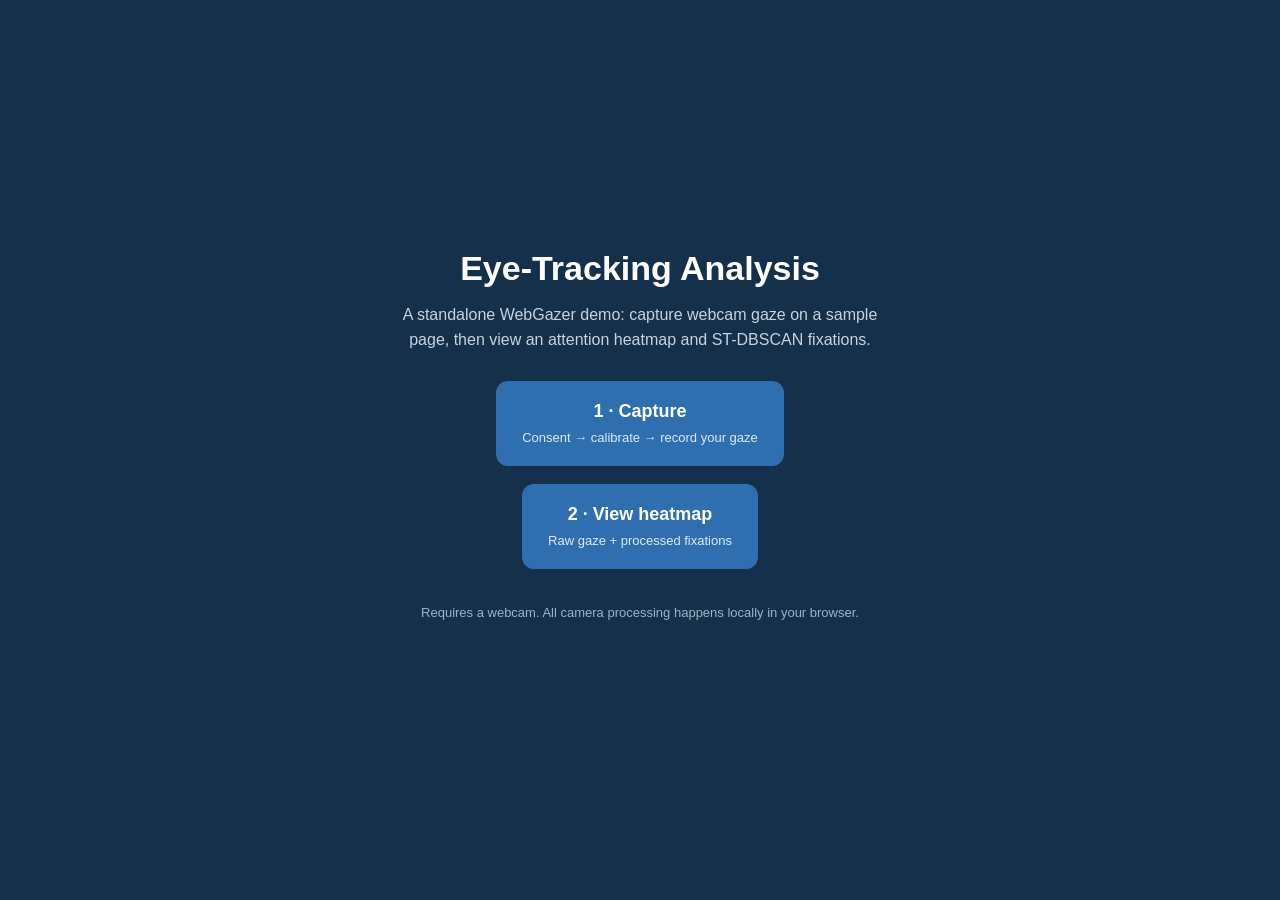
<file: frontend/index.html>
<!doctype html>
<html lang="en">
<head>
  <meta charset="utf-8" />
  <meta name="viewport" content="width=device-width, initial-scale=1" />
  <title>Eye-Tracking Analysis Demo</title>
  <style>
    * { box-sizing: border-box; margin: 0; padding: 0; }
    body {
      font-family: -apple-system, BlinkMacSystemFont, "Segoe UI", Roboto, Helvetica, Arial, sans-serif;
      background: #14304a; color: #fff; min-height: 100vh;
      display: flex; align-items: center; justify-content: center;
    }
    .wrap { max-width: 560px; padding: 40px; text-align: center; }
    h1 { font-size: 34px; margin-bottom: 14px; }
    p { color: #c7d3e0; line-height: 1.6; margin-bottom: 28px; }
    .cards { display: flex; gap: 18px; justify-content: center; flex-wrap: wrap; }
    a.card {
      background: #2f6fb0; color: #fff; text-decoration: none;
      padding: 20px 26px; border-radius: 12px; min-width: 180px;
      transition: transform .1s, background .1s;
    }
    a.card:hover { transform: translateY(-2px); background: #3a80c8; }
    a.card b { display: block; font-size: 18px; margin-bottom: 6px; }
    a.card span { font-size: 13px; opacity: .85; }
    .steps { margin-top: 34px; font-size: 13px; color: #9fb2c6; }
  </style>
</head>
<body>
  <div class="wrap">
    <h1>Eye-Tracking Analysis</h1>
    <p>A standalone WebGazer demo: capture webcam gaze on a sample page, then
       view an attention heatmap and ST-DBSCAN fixations.</p>
    <div class="cards">
      <a class="card" href="capture.html">
        <b>1 · Capture</b>
        <span>Consent → calibrate → record your gaze</span>
      </a>
      <a class="card" href="viewer.html">
        <b>2 · View heatmap</b>
        <span>Raw gaze + processed fixations</span>
      </a>
    </div>
    <p class="steps">Requires a webcam. All camera processing happens locally in your browser.</p>
  </div>
</body>
</html>
</file>
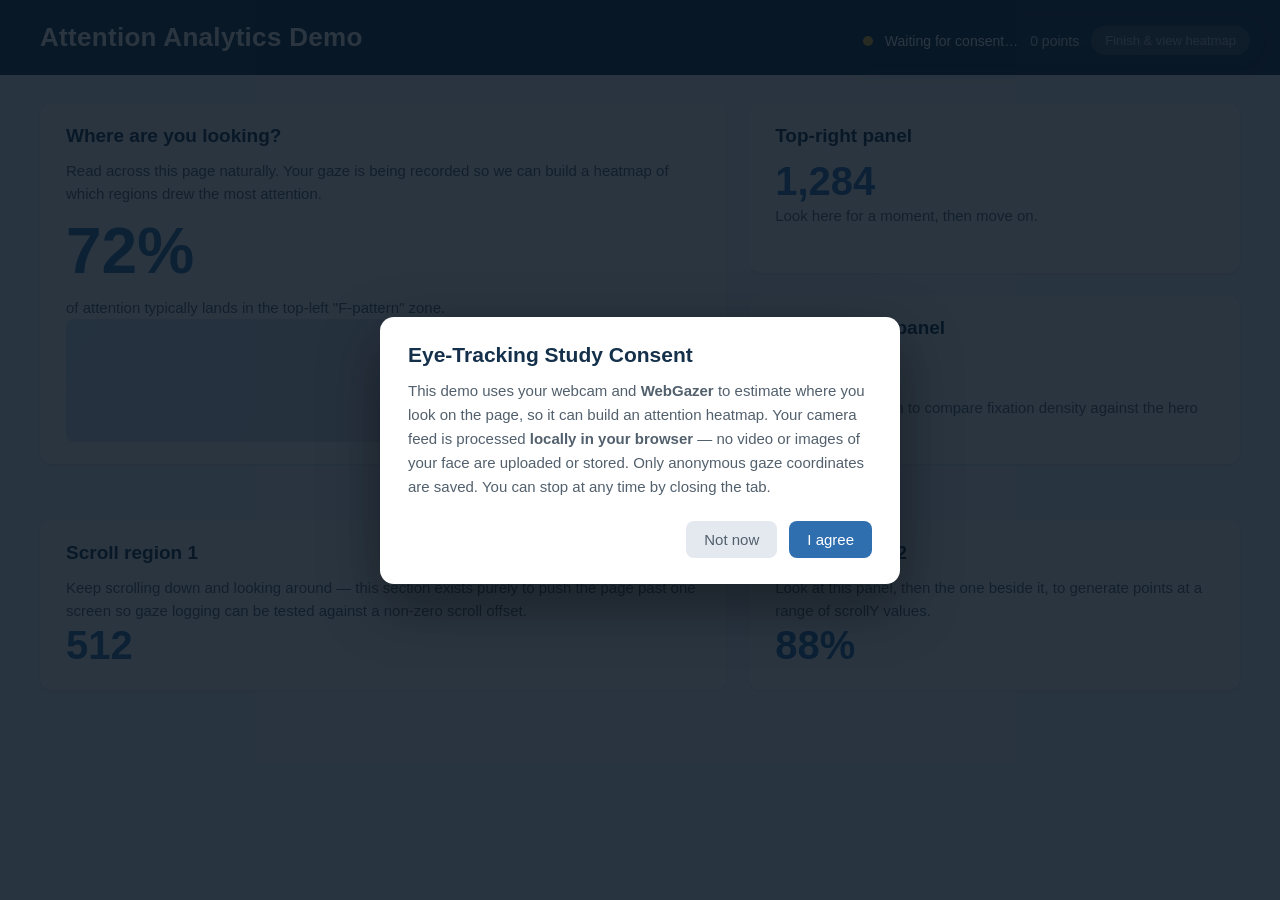
<file: frontend/capture.html>
<!doctype html>
<html lang="en">
<head>
  <meta charset="utf-8" />
  <meta name="viewport" content="width=device-width, initial-scale=1" />
  <title>Capture &mdash; Eye-Tracking Demo</title>
  <link rel="stylesheet" href="capture.css" />
</head>
<body>
  <!-- The content the user looks at. Fills the viewport so gaze viewport-
       coordinates map 1:1 to the content, and the viewer can reproduce it. -->
  <iframe id="contentFrame" src="sample-page.html" title="Sample content"></iframe>

  <!-- Real-time gaze dot (revealed after calibration) -->
  <div id="gazeDot"></div>

  <!-- Heads-up display -->
  <div id="hud">
    <span id="hudDot" class="dot"></span>
    <span id="hudStatus">Waiting for consent&hellip;</span>
    <span id="hudPoints">0 points</span>
    <button id="finishBtn" disabled>Finish &amp; view heatmap</button>
  </div>

  <!-- Consent modal -->
  <div id="consentBackdrop" class="overlay">
    <div class="modal">
      <h2>Eye-Tracking Study Consent</h2>
      <p>
        This demo uses your webcam and <b>WebGazer</b> to estimate where you look
        on the page, so it can build an attention heatmap. Your camera feed is
        processed <b>locally in your browser</b> &mdash; no video or images of your
        face are uploaded or stored. Only anonymous gaze coordinates are saved.
        You can stop at any time by closing the tab.
      </p>
      <div class="modal-actions">
        <button id="declineBtn" class="btn btn-secondary">Not now</button>
        <button id="acceptBtn" class="btn btn-primary">I agree</button>
      </div>
    </div>
  </div>

  <!-- Camera error: shown when the webcam can't be started -->
  <div id="cameraErrorBackdrop" class="overlay">
    <div class="modal">
      <h2>Camera problem</h2>
      <p id="cameraErrorText"></p>
      <div class="modal-actions">
        <button id="cameraRetryBtn" class="btn btn-primary">Try again</button>
      </div>
    </div>
  </div>

  <!-- Face positioning: live camera preview shown before calibration -->
  <div id="position" class="overlay">
    <div class="position-hint">
      <b>Position your face:</b> sit so your face is inside the square in the
      camera preview. The square turns green when both eyes are detected.
      Stay in that position, with your head still, for the whole test.
    </div>
    <div id="previewSlot"></div>
    <button id="positionDoneBtn" class="btn btn-primary">Continue</button>
  </div>

  <!-- Calibration overlay -->
  <div id="calib" class="overlay">
    <div class="hint">
      <b>Calibration:</b> keep your head still and your eyes fixed on each dot
      while you click it 5&times;. A dot disappears when it is done.
    </div>
    <div class="grid" id="grid"></div>
  </div>

  <!-- Validation overlay: measures how accurate the calibration actually is -->
  <div id="validate" class="overlay">
    <div class="hint" id="validateHint">
      <b>Check:</b> follow the dot with your eyes as it moves, without moving
      your head. This takes about a minute.
    </div>
    <div id="validateDot"></div>
    <div id="validateResult" class="result">
      <p id="validateScore"></p>
      <div class="modal-actions">
        <button id="recalibrateBtn" class="btn btn-secondary">Recalibrate</button>
        <button id="startRecordingBtn" class="btn btn-primary">Start recording</button>
      </div>
    </div>
  </div>

  <script src="eyetracker.js"></script>
</body>
</html>
</file>
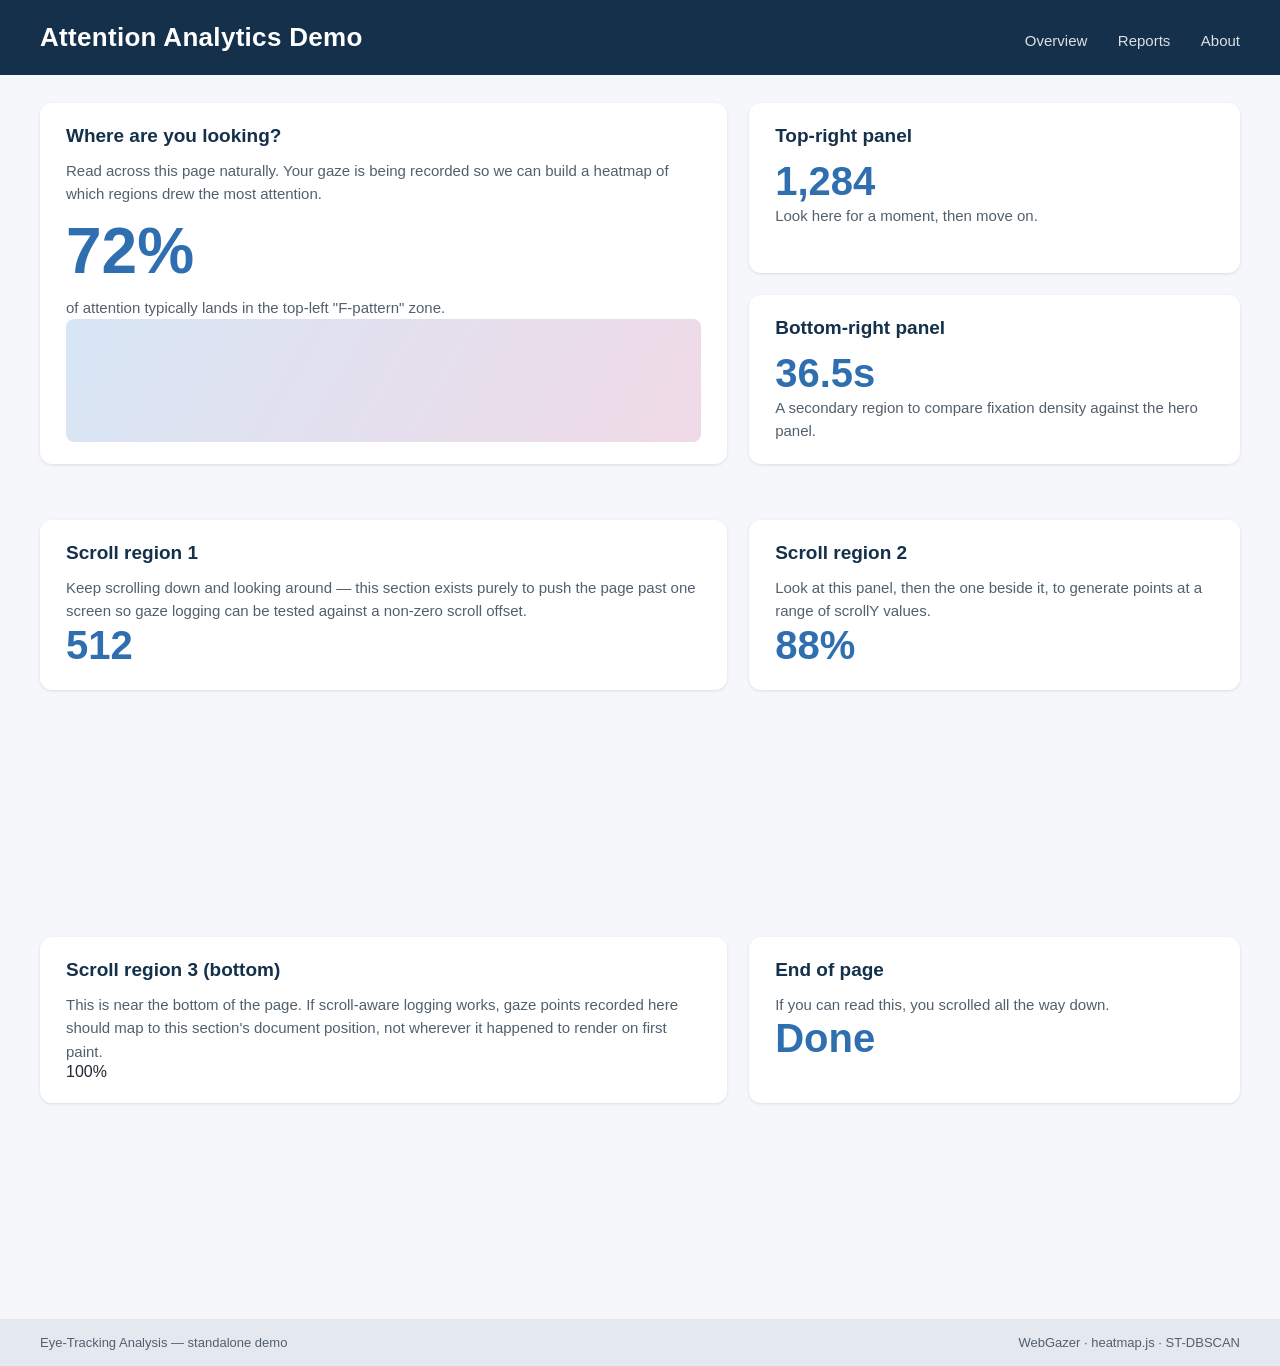
<file: frontend/sample-page.html>
<!doctype html>
<html lang="en">
<head>
  <meta charset="utf-8" />
  <meta name="viewport" content="width=device-width, initial-scale=1" />
  <title>Sample Page</title>
  <style>
    * { box-sizing: border-box; margin: 0; padding: 0; }
    html, body { width: 100%; }
    body {
      font-family: -apple-system, BlinkMacSystemFont, "Segoe UI", Roboto, Helvetica, Arial, sans-serif;
      color: #1f2933;
      background: #f5f7fa;
      min-height: 100vh;
    }
    header {
      background: #14304a;
      color: #fff;
      padding: 22px 40px;
      display: flex;
      align-items: baseline;
      justify-content: space-between;
    }
    header h1 { font-size: 26px; letter-spacing: .3px; }
    header nav span { margin-left: 26px; font-size: 15px; opacity: .85; }
    main {
      display: grid;
      grid-template-columns: 1.4fr 1fr;
      grid-template-rows: 1fr 1fr;
      gap: 22px;
      padding: 28px 40px;
    }
    .card {
      background: #fff;
      border-radius: 12px;
      padding: 22px 26px;
      box-shadow: 0 1px 3px rgba(16,42,67,.12);
      display: flex;
      flex-direction: column;
    }
    .card h2 { font-size: 19px; margin-bottom: 12px; color: #14304a; }
    .card p { font-size: 15px; line-height: 1.55; color: #52606d; }
    .hero { grid-row: 1 / span 2; }
    .hero .big-number { font-size: 64px; font-weight: 700; color: #2f6fb0; margin: 8px 0; }
    .stat { font-size: 40px; font-weight: 700; color: #2f6fb0; }
    .swatch {
      margin-top: auto;
      height: 46%;
      border-radius: 8px;
      background: linear-gradient(120deg, #d7e6f5, #f0d9e6);
    }
    footer {
      background: #e4e9f0;
      padding: 16px 40px;
      font-size: 13px;
      color: #52606d;
      display: flex;
      justify-content: space-between;
    }
  </style>
</head>
<body>
  <header>
    <h1 id="site-title">Attention Analytics Demo</h1>
    <nav>
      <span id="nav-overview">Overview</span>
      <span id="nav-reports">Reports</span>
      <span id="nav-about">About</span>
    </nav>
  </header>

  <main>
    <section class="card hero" id="card-hero">
      <h2>Where are you looking?</h2>
      <p>Read across this page naturally. Your gaze is being recorded so we can
         build a heatmap of which regions drew the most attention.</p>
      <div class="big-number" id="hero-number">72%</div>
      <p>of attention typically lands in the top-left "F-pattern" zone.</p>
      <div class="swatch" id="hero-swatch"></div>
    </section>

    <section class="card" id="card-stat-a">
      <h2>Top-right panel</h2>
      <div class="stat" id="stat-a">1,284</div>
      <p>Look here for a moment, then move on.</p>
    </section>

    <section class="card" id="card-stat-b">
      <h2>Bottom-right panel</h2>
      <div class="stat" id="stat-b">36.5s</div>
      <p>A secondary region to compare fixation density against the hero panel.</p>
    </section>
  </main>

  <main id="scroll-section-1">
    <section class="card" id="card-scroll-1">
      <h2>Scroll region 1</h2>
      <p>Keep scrolling down and looking around — this section exists purely to
         push the page past one screen so gaze logging can be tested against a
         non-zero scroll offset.</p>
      <div class="stat" id="stat-c">512</div>
    </section>
    <section class="card" id="card-scroll-2">
      <h2>Scroll region 2</h2>
      <p>Look at this panel, then the one beside it, to generate points at a
         range of scrollY values.</p>
      <div class="stat" id="stat-d">88%</div>
    </section>
  </main>

  <main id="scroll-section-2">
    <section class="card" id="card-scroll-3">
      <h2>Scroll region 3 (bottom)</h2>
      <p>This is near the bottom of the page. If scroll-aware logging works,
         gaze points recorded here should map to this section's document
         position, not wherever it happened to render on first paint.</p>
      <div class="big-number" id="scroll-number">100%</div>
      <div class="swatch" id="scroll-swatch"></div>
    </section>
    <section class="card" id="card-scroll-4">
      <h2>End of page</h2>
      <p>If you can read this, you scrolled all the way down.</p>
      <div class="stat" id="stat-e">Done</div>
    </section>
  </main>

  <footer>
    <span id="footer-left">Eye-Tracking Analysis &mdash; standalone demo</span>
    <span id="footer-right">WebGazer &middot; heatmap.js &middot; ST-DBSCAN</span>
  </footer>
</body>
</html>
</file>
<file: frontend/capture.css>
* { box-sizing: border-box; margin: 0; padding: 0; }
html, body { width: 100%; height: 100%; overflow: hidden; font-family: -apple-system, BlinkMacSystemFont, "Segoe UI", Roboto, Helvetica, Arial, sans-serif; }

/* Full-viewport content the user looks at */
#contentFrame {
  position: fixed;
  inset: 0;
  width: 100vw;
  height: 100vh;
  border: 0;
}

/* ——— Real-time gaze dot ——— */
#gazeDot {
  position: fixed;
  top: 0;
  left: 0;
  width: 20px;
  height: 20px;
  margin: -10px 0 0 -10px;            /* centre on the predicted point */
  border-radius: 999px;
  background: rgba(239, 68, 68, .85); /* red */
  box-shadow: 0 0 0 4px rgba(239,68,68,.25), 0 0 12px rgba(239,68,68,.8);
  pointer-events: none;               /* never intercepts clicks */
  z-index: 130;                       /* above HUD, below overlays */
  display: none;
  will-change: transform;
  transition: transform .05s linear;
}
#gazeDot.show { display: block; }

/* ——— HUD ——— */
#hud {
  position: fixed;
  top: 16px;
  right: 16px;
  z-index: 110;
  display: flex;
  align-items: center;
  gap: 12px;
  background: rgba(20, 48, 74, .92);
  color: #fff;
  padding: 10px 14px;
  border-radius: 999px;
  font-size: 14px;
  box-shadow: 0 4px 14px rgba(0,0,0,.25);
}
#hud .dot {
  width: 10px; height: 10px; border-radius: 999px;
  background: #f0b429; display: inline-block;
}
#hud .dot.recording { background: #4ade80; animation: pulse 1.2s infinite; }
@keyframes pulse { 0%,100% { opacity: 1; } 50% { opacity: .35; } }
#hudPoints { opacity: .85; font-variant-numeric: tabular-nums; }
#finishBtn {
  border: 0; border-radius: 999px; padding: 7px 14px;
  background: #2f6fb0; color: #fff; font-size: 13px; cursor: pointer;
}
#finishBtn:disabled { background: #55657a; cursor: not-allowed; opacity: .7; }

/* ——— Overlays (consent + calibration) ——— */
.overlay {
  position: fixed;
  inset: 0;
  z-index: 120;
  background: rgba(8, 20, 33, .86);
  display: none;
  align-items: center;
  justify-content: center;
  flex-direction: column;
  gap: 18px;
  color: #fff;
}
.overlay.show { display: flex; }

/* Consent modal */
.modal {
  background: #fff;
  color: #1f2933;
  max-width: 520px;
  width: min(92vw, 520px);
  border-radius: 14px;
  padding: 26px 28px;
  box-shadow: 0 20px 60px rgba(0,0,0,.4);
}
.modal h2 { font-size: 21px; margin-bottom: 12px; color: #14304a; }
.modal p { font-size: 15px; line-height: 1.6; color: #52606d; }
.modal-actions { display: flex; justify-content: flex-end; gap: 12px; margin-top: 22px; }
.btn { border: 0; border-radius: 8px; padding: 10px 18px; font-size: 15px; cursor: pointer; }
.btn-primary { background: #2f6fb0; color: #fff; }
.btn-secondary { background: #e4e9f0; color: #52606d; }

/* Face positioning: hint, a slot WebGazer's 320x240 camera preview is moved
   into by JS, and a continue button. */
#position { background: #e5e7eb; color: #1f2933; }
#position .position-hint {
  width: min(92vw, 560px); font-size: 15px; text-align: center; line-height: 1.5;
}
#previewSlot { width: 320px; height: 240px; background: #cbd0d6; border-radius: 6px; }

/* Calibration + validation overlays fill the viewport so dots can reach the
   true screen edges/corners, where webcam prediction is weakest. Opaque light
   gray with 12px black targets, per Psarra et al. (JEMR 2026, 19, 99). */
#calib, #validate { justify-content: flex-start; background: #e5e7eb; color: #1f2933; }
/* The hint sits between the top and middle rows of dots so it never covers one. */
#calib .hint, #validate .hint {
  position: fixed; top: 24%; left: 50%; transform: translateX(-50%);
  width: min(92vw, 640px);
  font-size: 15px; text-align: center; line-height: 1.5;
  pointer-events: none;
}

/* Calibration dots are absolutely positioned by JS at grid percentages. The
   cell is padded so the click area is larger than the visible 12px dot. */
#calib .grid { position: fixed; inset: 0; }
.target {
  position: absolute; transform: translate(-50%, -50%);
  padding: 10px; cursor: pointer; user-select: none;
}
.target > div {
  width: 12px; height: 12px; border-radius: 999px;
  background: #000;
  transition: transform .1s;
}
.target.done { visibility: hidden; }

/* Validation: one dot, moved between the grid positions by JS + result panel */
#validateDot {
  position: fixed;
  top: 50%; left: 50%;
  width: 12px; height: 12px; margin: -6px 0 0 -6px;
  border-radius: 999px;
  background: #000;
}
#validate .result {
  position: fixed;
  bottom: 8%; left: 50%; transform: translateX(-50%);
  background: #fff; color: #1f2933;
  border-radius: 14px; padding: 20px 24px;
  box-shadow: 0 20px 60px rgba(0,0,0,.4);
  text-align: center; display: none;
  width: min(92vw, 460px);
}
#validate .result.show { display: block; }
#validateScore { font-size: 15px; line-height: 1.5; margin-bottom: 6px; }
#validateScore .grade { font-weight: 700; }
#validateScore .grade.good { color: #15803d; }
#validateScore .grade.fair { color: #b45309; }
#validateScore .grade.poor { color: #b91c1c; }
</file>
